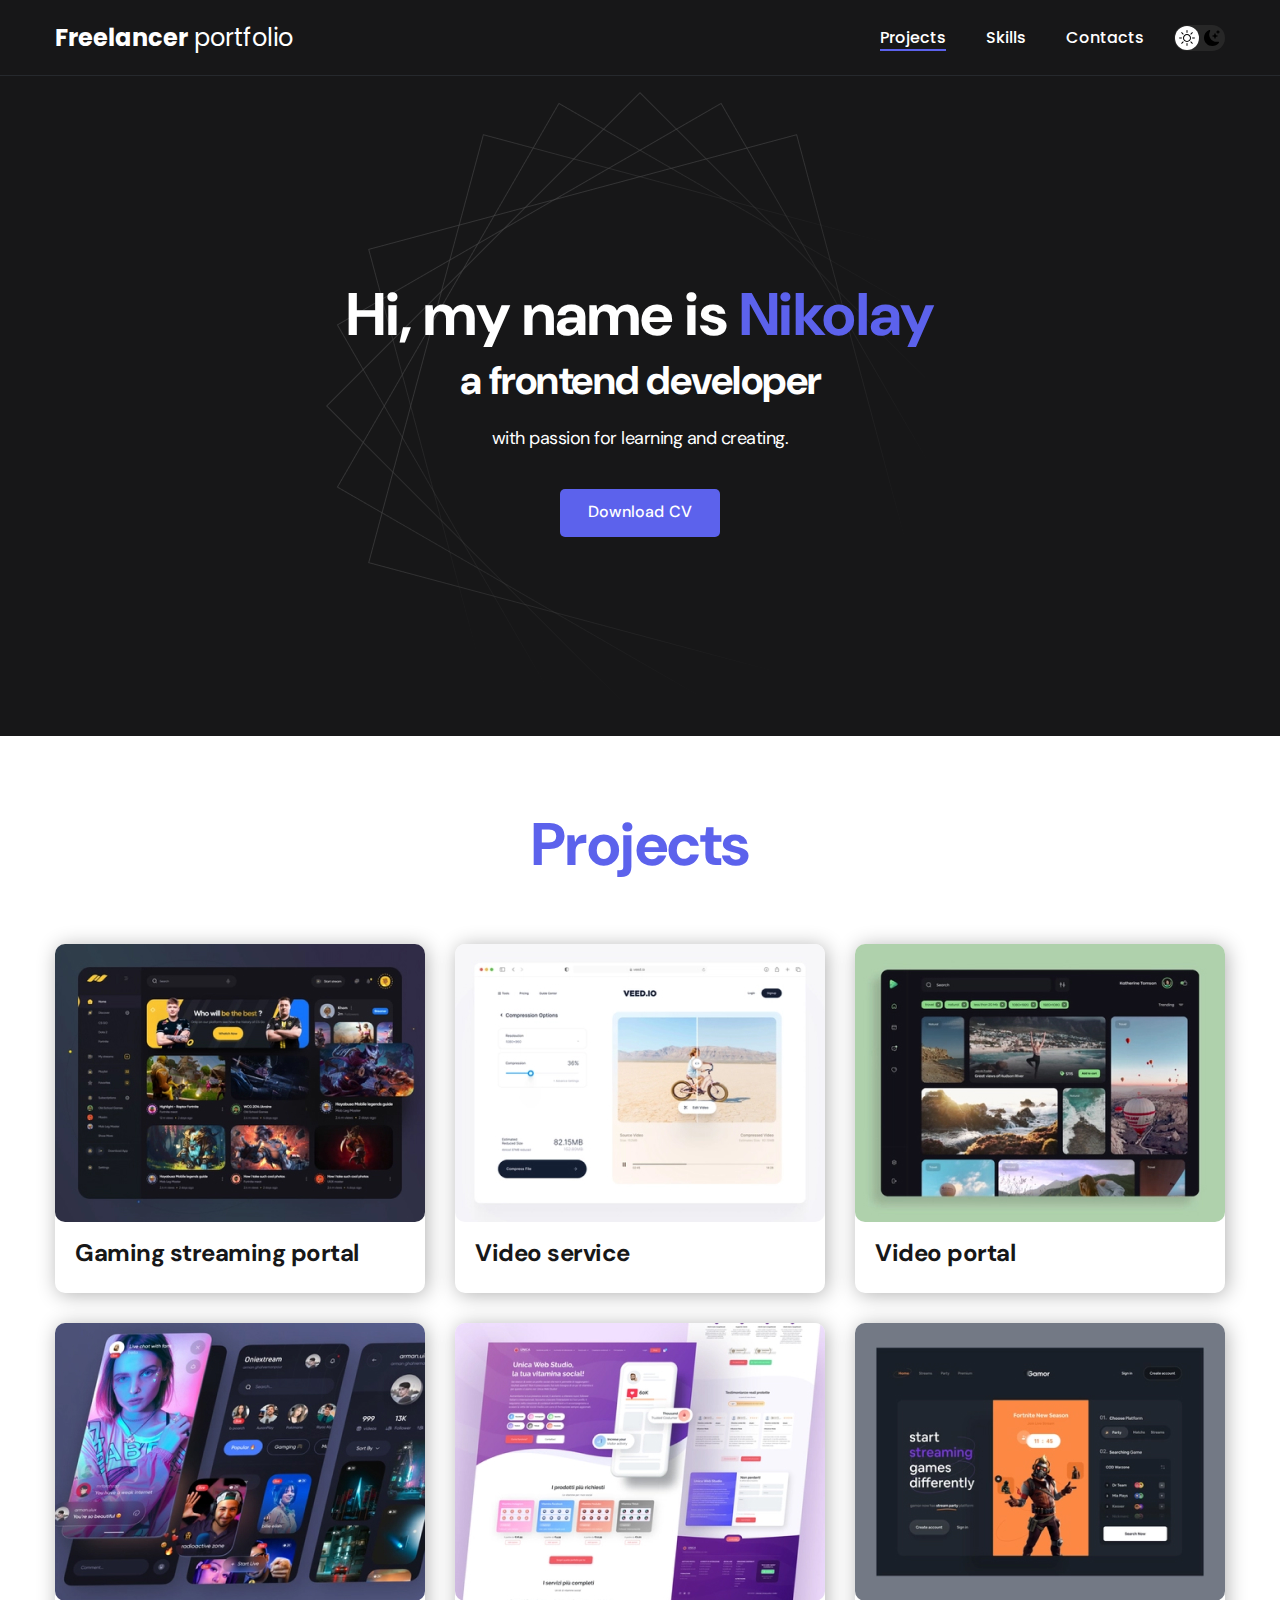
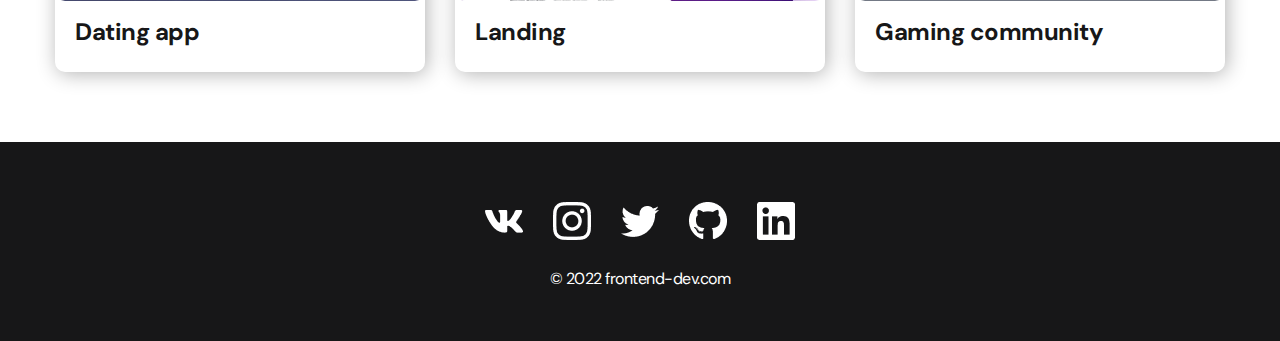
<file: index.html>
<!DOCTYPE html>
<html lang="en">
<head>
    <meta charset="UTF-8">
    <meta name="viewport" content="width=device-width, initial-scale=1.0">
    <title>Frilanser portfolio</title>
    <link rel="stylesheet" href="./css/main.css">
</head>
<body>
    <nav class="nav">
        <div class="container">
            <div class="nav-row">
                <a href="./index.html" class="logo"><strong>Freelancer</strong> portfolio</a>
                
                <button class="dark-mode-btn">
                    <img src="./img/sun.svg" alt="Light mode" class="dark-mode-btn__icon">
                    <img src="./img/moon.svg" alt="Dark mode" class="dark-mode-btn__icon">
                </button>
                <ul class="nav-list">
                    <li class="nav-list__item"><a href="./index.html" class="nav-list__link nav-list__link--active">Projects</a></li>
                    <li class="nav-list__item"><a href="./skills.html" class="nav-list__link">Skills</a></li>
                    <li class="nav-list__item"><a href="./contacts.html" class="nav-list__link">Contacts</a></li>
                </ul>
            </div>
        </div>
    </nav>

    <header class="header">
        <div class="header__wrapper">
            <h1 class="header__title">
                <strong>Hi, my name is <em>Nikolay</em></strong><br>
                a frontend developer
            </h1>
            <div class="headr__text">
                <p>with passion for learning and creating.</p>
            </div>
            <a href="#!" class="btn">Download CV</a>
        </div>
    </header>

    <main class="section">
        <div class="container">
            <h2 class="title-1">Projects</h2>
            <ul class="projects">
                <li class="project">
                    <a href="./project1-page.html">
                        <img src="./img/proects/01.jpg" alt="Project image" class="project__img">
                        <h3 class="project__title">Gaming streaming portal</h3>
                    </a>
                </li>
                <li class="project">
                    <a href="./project2-page.html">
                        <img src="./img/proects/02.jpg" alt="Project image" class="project__img">
                        <h3 class="project__title">Video service</h3>
                    </a>
                </li>
                <li class="project">
                    <img src="./img/proects/03.jpg" alt="Project image" class="project__img">
                    <h3 class="project__title">Video portal</h3>
                </li>
                <li class="project">
                    <img src="./img/proects/04.jpg" alt="Project image" class="project__img">
                    <h3 class="project__title">Dating app</h3>
                </li>
                <li class="project">
                    <img src="./img/proects/05.jpg" alt="Project image" class="project__img">
                    <h3 class="project__title">Landing</h3>
                </li>
                <li class="project">
                    <img src="./img/proects/06.jpg" alt="Project image" class="project__img">
                    <h3 class="project__title">Gaming community</h3>
                </li>
            </ul>
        </div>
    </main>

    <footer class="footer">
        <div class="container">
            <ul class="icons">
                <li class="icon">
                    <a href="#VK">
                        <img src="./img/icons/icon1.png" alt="" class="icons__icon">
                    </a>
                </li>
                <li class="icon">
                    <a href="#Instagram">
                        <img src="./img/icons/icon2.png" alt="" class="icons__icon">
                    </a>
                </li>
                <li class="icon">
                    <a href="#Twitter">
                        <img src="./img/icons/icon3.png" alt="" class="icons__icon">
                    </a>
                </li>
                <li class="icon">
                    <a href="#GitHub">
                        <img src="./img/icons/icon4.png" alt="" class="icons__icon">
                    </a>
                </li>
                <li class="icon">
                    <a href="#LinkedIn">
                        <img src="./img/icons/icon5.png" alt="" class="icons__icon">
                    </a>
                </li>
            </ul>
            <div class="footer-text">© 2022 frontend-dev.com</div>
        </div>
    </footer>
    <script src="./js/main.js"></script>
</body>
</html>
</file>
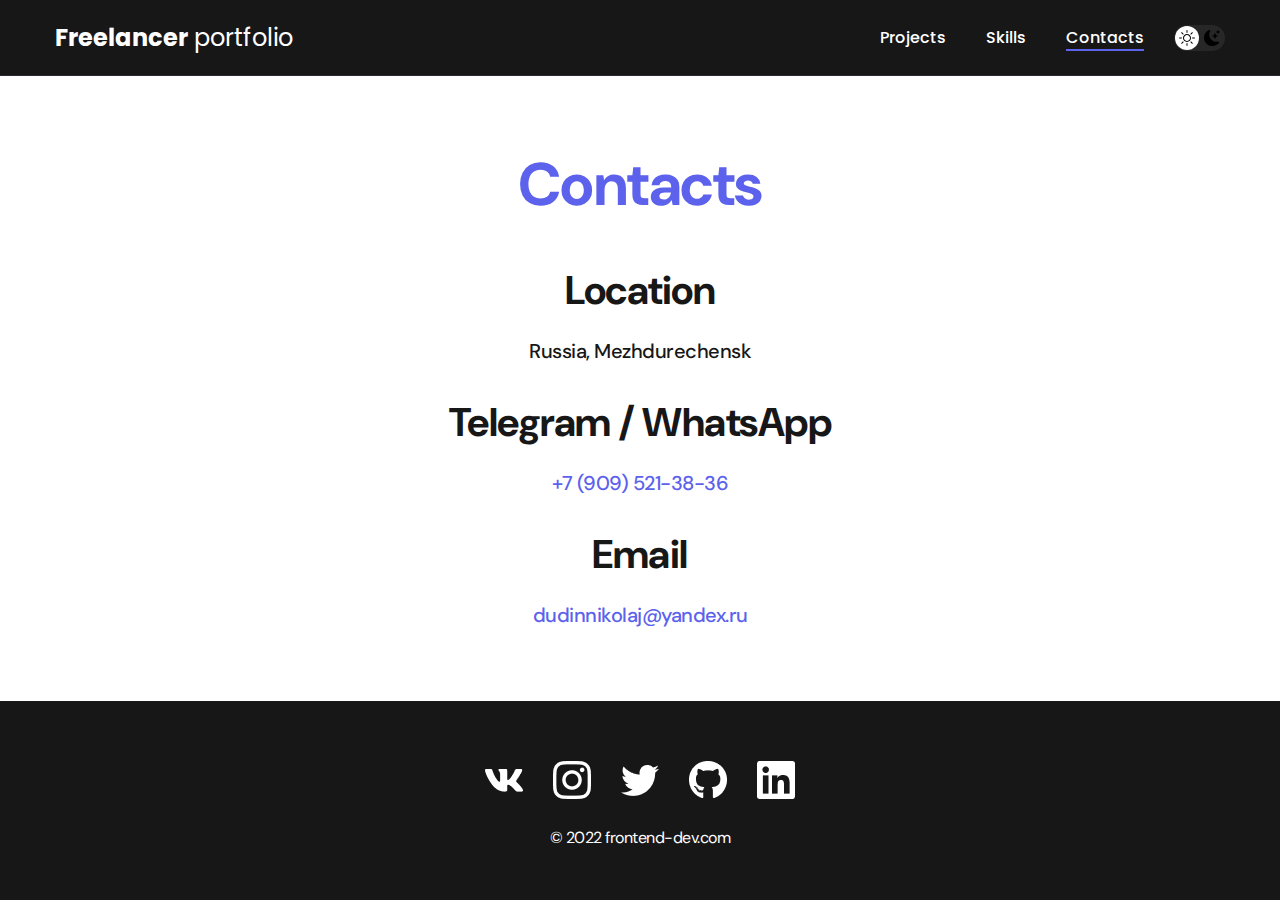
<file: contacts.html>
<!DOCTYPE html>
<html lang="en">
<head>
    <meta charset="UTF-8">
    <meta name="viewport" content="width=device-width, initial-scale=1.0">
    <title>Frilanser portfolio</title>
    <link rel="stylesheet" href="./css/main.css">
</head>
<body>
    <nav class="nav">
        <div class="container">
            <div class="nav-row">
                <a href="./index.html" class="logo"><strong>Freelancer</strong> portfolio</a>
                <button class="dark-mode-btn">
                    <img src="./img/sun.svg" alt="Light mode" class="dark-mode-btn__icon">
                    <img src="./img/moon.svg" alt="Dark mode" class="dark-mode-btn__icon">
                </button>
                <ul class="nav-list">
                    <li class="nav-list__item"><a href="./index.html" class="nav-list__link">Projects</a></li>
                    <li class="nav-list__item"><a href="./skills.html" class="nav-list__link">Skills</a></li>
                    <li class="nav-list__item"><a href="./contacts.html" class="nav-list__link nav-list__link--active">Contacts</a></li>
                </ul>
            </div>
        </div>
    </nav>


    <main class="section">
        <div class="container">
            <h2 class="title-1">Contacts</h2>
            <div class="skills-item">
                <h3>Location</h3>
                <p>Russia, Mezhdurechensk</p>
                <h3>Telegram / WhatsApp</h3>
                <p><a href="tel:+79095213836">+7 (909) 521-38-36</a></p>
                <h3>Email</h3>
                <a href="mailto:dudinnikolaj@yandex.ru" class="email">
                    dudinnikolaj@yandex.ru
                </a>
            </div>
        </div>
    </main>


    <footer class="footer">
        <div class="container">
            <ul class="icons">
                <li class="icon">
                    <a href="#VK">
                        <img src="./img/icons/icon1.png" alt="" class="icons__icon">
                    </a>
                </li>
                <li class="icon">
                    <a href="#Instagram">
                        <img src="./img/icons/icon2.png" alt="" class="icons__icon">
                    </a>
                </li>
                <li class="icon">
                    <a href="#Twitter">
                        <img src="./img/icons/icon3.png" alt="" class="icons__icon">
                    </a>
                </li>
                <li class="icon">
                    <a href="#GitHub">
                        <img src="./img/icons/icon4.png" alt="" class="icons__icon">
                    </a>
                </li>
                <li class="icon">
                    <a href="#LinkedIn">
                        <img src="./img/icons/icon5.png" alt="" class="icons__icon">
                    </a>
                </li>
            </ul>
            <div class="footer-text">© 2022 frontend-dev.com</div>
        </div>
    </footer>
    <script src="./js/main.js"></script>
</body>
</html>
</file>
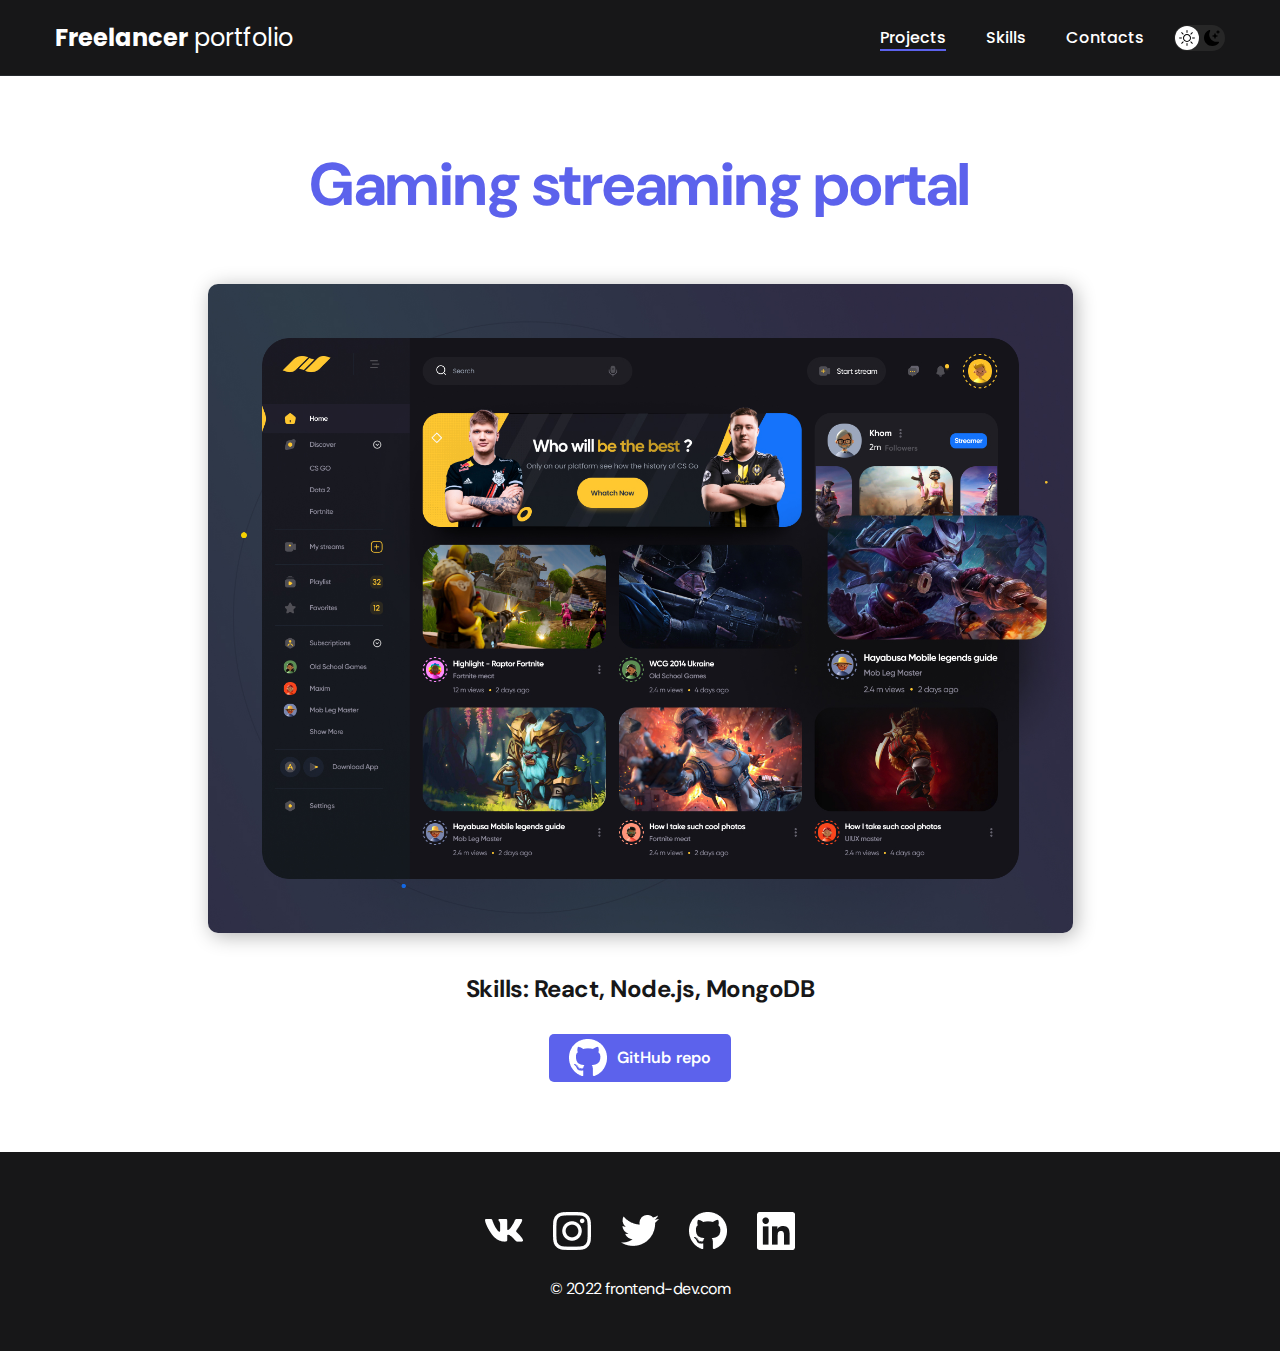
<file: project1-page.html>
<!DOCTYPE html>
<html lang="en">
<head>
    <meta charset="UTF-8">
    <meta name="viewport" content="width=device-width, initial-scale=1.0">
    <title>Frilanser portfolio</title>
    <link rel="stylesheet" href="./css/main.css">
</head>
<body>
    <nav class="nav">
        <div class="container">
            <div class="nav-row">
                <a href="./index.html" class="logo"><strong>Freelancer</strong> portfolio</a>
                <button class="dark-mode-btn">
                    <img src="./img/sun.svg" alt="Light mode" class="dark-mode-btn__icon">
                    <img src="./img/moon.svg" alt="Dark mode" class="dark-mode-btn__icon">
                </button>
                <ul class="nav-list">
                    <li class="nav-list__item"><a href="./index.html" class="nav-list__link nav-list__link--active">Projects</a></li>
                    <li class="nav-list__item"><a href="./skills.html" class="nav-list__link">Skills</a></li>
                    <li class="nav-list__item"><a href="./contacts.html" class="nav-list__link">Contacts</a></li>
                </ul>
            </div>
        </div>
    </nav>

    <main class="section">
        <div class="container">
            <div class="proect-details">
                <h1 class="title-1">Gaming streaming portal</h1>
                <img src="./img/proects/01-big.jpg" alt="Projects cover" class="project-details__cover">
                <div class="project-details__desk">
                    <p>Skills: React, Node.js, MongoDB</p>
                </div>
                <a href="#!" class="btn-outline">
                    <img src="./img/icons/icon4.png" alt="Icon GitHab repo">
                    GitHub repo
                </a>
            </div>
        </div>
    </main>

    <footer class="footer">
        <div class="container">
            <ul class="icons">
                <li class="icon">
                    <a href="#VK">
                        <img src="./img/icons/icon1.png" alt="" class="icons__icon">
                    </a>
                </li>
                <li class="icon">
                    <a href="#Instagram">
                        <img src="./img/icons/icon2.png" alt="" class="icons__icon">
                    </a>
                </li>
                <li class="icon">
                    <a href="#Twitter">
                        <img src="./img/icons/icon3.png" alt="" class="icons__icon">
                    </a>
                </li>
                <li class="icon">
                    <a href="#GitHub">
                        <img src="./img/icons/icon4.png" alt="" class="icons__icon">
                    </a>
                </li>
                <li class="icon">
                    <a href="#LinkedIn">
                        <img src="./img/icons/icon5.png" alt="" class="icons__icon">
                    </a>
                </li>
            </ul>
            <div class="footer-text">© 2022 frontend-dev.com</div>
        </div>
    </footer>
    <script src="./js/main.js"></script>
</body>
</html>
</file>
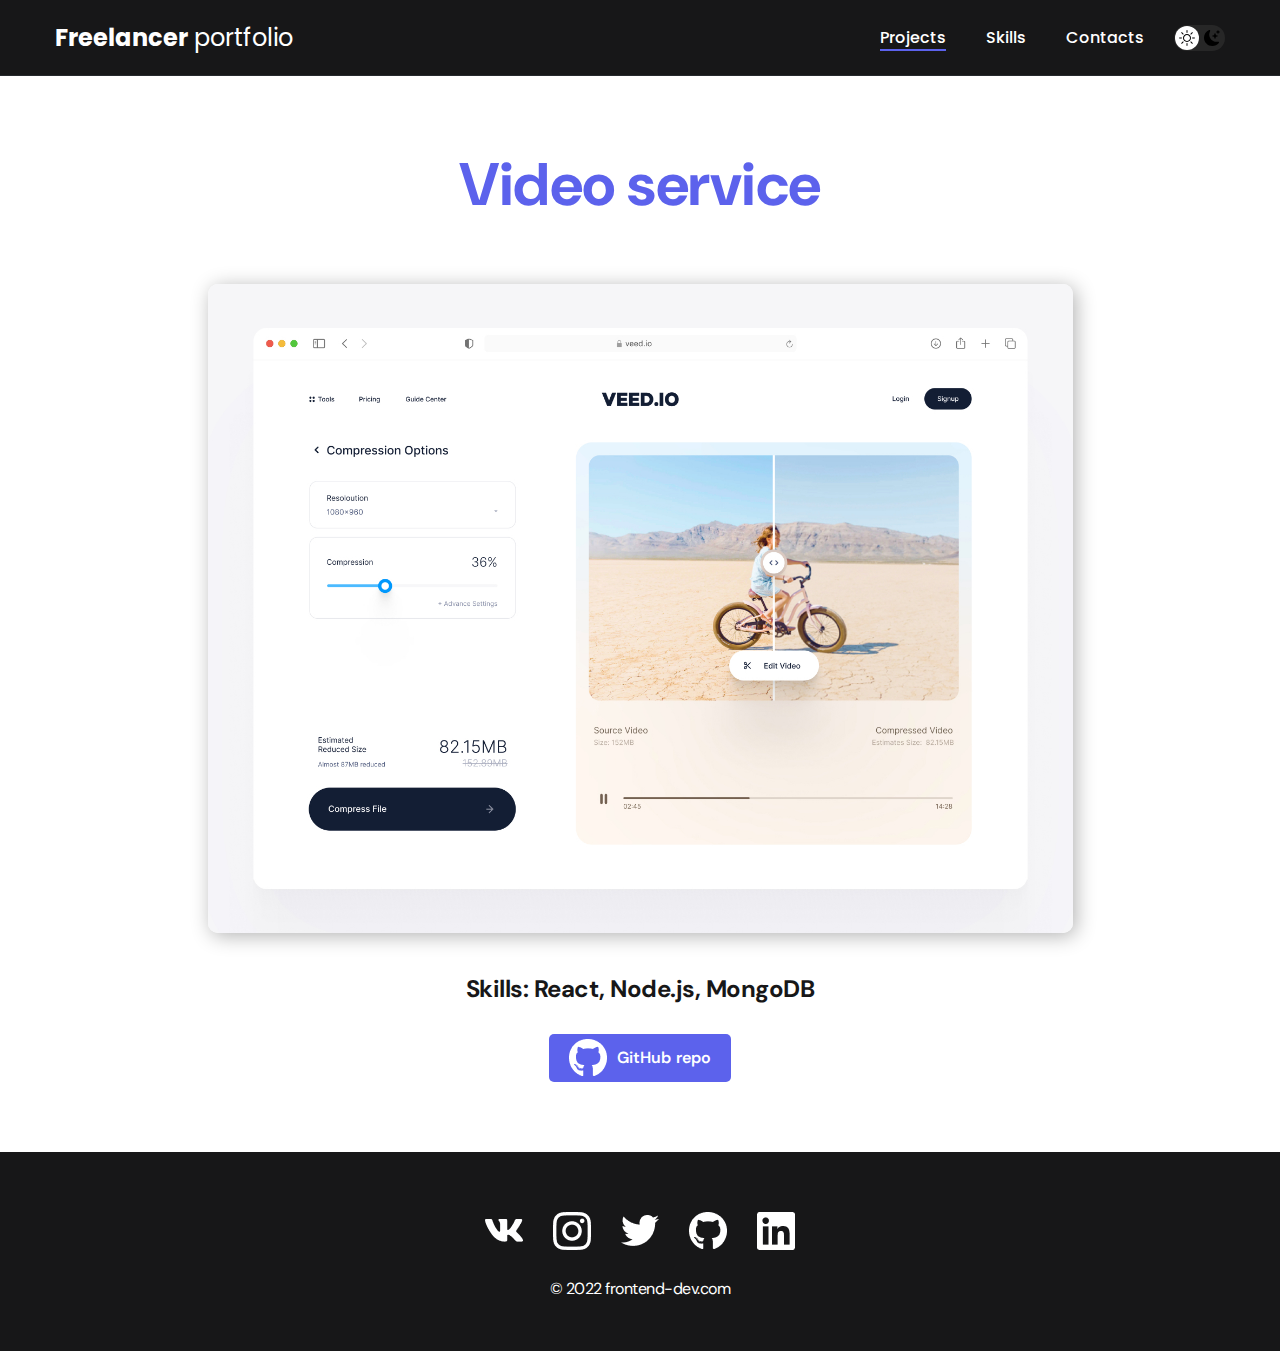
<file: project2-page.html>
<!DOCTYPE html>
<html lang="en">
<head>
    <meta charset="UTF-8">
    <meta name="viewport" content="width=device-width, initial-scale=1.0">
    <title>Frilanser portfolio</title>
    <link rel="stylesheet" href="./css/main.css">
</head>
<body>
    <nav class="nav">
        <div class="container">
            <div class="nav-row">
                <a href="./index.html" class="logo"><strong>Freelancer</strong> portfolio</a>
                <button class="dark-mode-btn">
                    <img src="./img/sun.svg" alt="Light mode" class="dark-mode-btn__icon">
                    <img src="./img/moon.svg" alt="Dark mode" class="dark-mode-btn__icon">
                </button>
                <ul class="nav-list">
                    <li class="nav-list__item"><a href="./index.html" class="nav-list__link nav-list__link--active">Projects</a></li>
                    <li class="nav-list__item"><a href="./skills.html" class="nav-list__link">Skills</a></li>
                    <li class="nav-list__item"><a href="./contacts.html" class="nav-list__link">Contacts</a></li>
                </ul>
            </div>
        </div>
    </nav>

    <main class="section">
        <div class="container">
            <div class="proect-details">
                <h1 class="title-1">Video service</h1>
                <img src="./img/proects/02-big.jpg" alt="Projects cover" class="project-details__cover">
                <div class="project-details__desk">
                    <p>Skills: React, Node.js, MongoDB</p>
                </div>
                <a href="#!" class="btn-outline">
                    <img src="./img/icons/icon4.png" alt="Icon GitHab repo">
                    GitHub repo
                </a>
            </div>
        </div>
    </main>

    <footer class="footer">
        <div class="container">
            <ul class="icons">
                <li class="icon">
                    <a href="#VK">
                        <img src="./img/icons/icon1.png" alt="" class="icons__icon">
                    </a>
                </li>
                <li class="icon">
                    <a href="#Instagram">
                        <img src="./img/icons/icon2.png" alt="" class="icons__icon">
                    </a>
                </li>
                <li class="icon">
                    <a href="#Twitter">
                        <img src="./img/icons/icon3.png" alt="" class="icons__icon">
                    </a>
                </li>
                <li class="icon">
                    <a href="#GitHub">
                        <img src="./img/icons/icon4.png" alt="" class="icons__icon">
                    </a>
                </li>
                <li class="icon">
                    <a href="#LinkedIn">
                        <img src="./img/icons/icon5.png" alt="" class="icons__icon">
                    </a>
                </li>
            </ul>
            <div class="footer-text">© 2022 frontend-dev.com</div>
        </div>
    </footer>
    <script src="./js/main.js"></script>
</body>
</html>
</file>
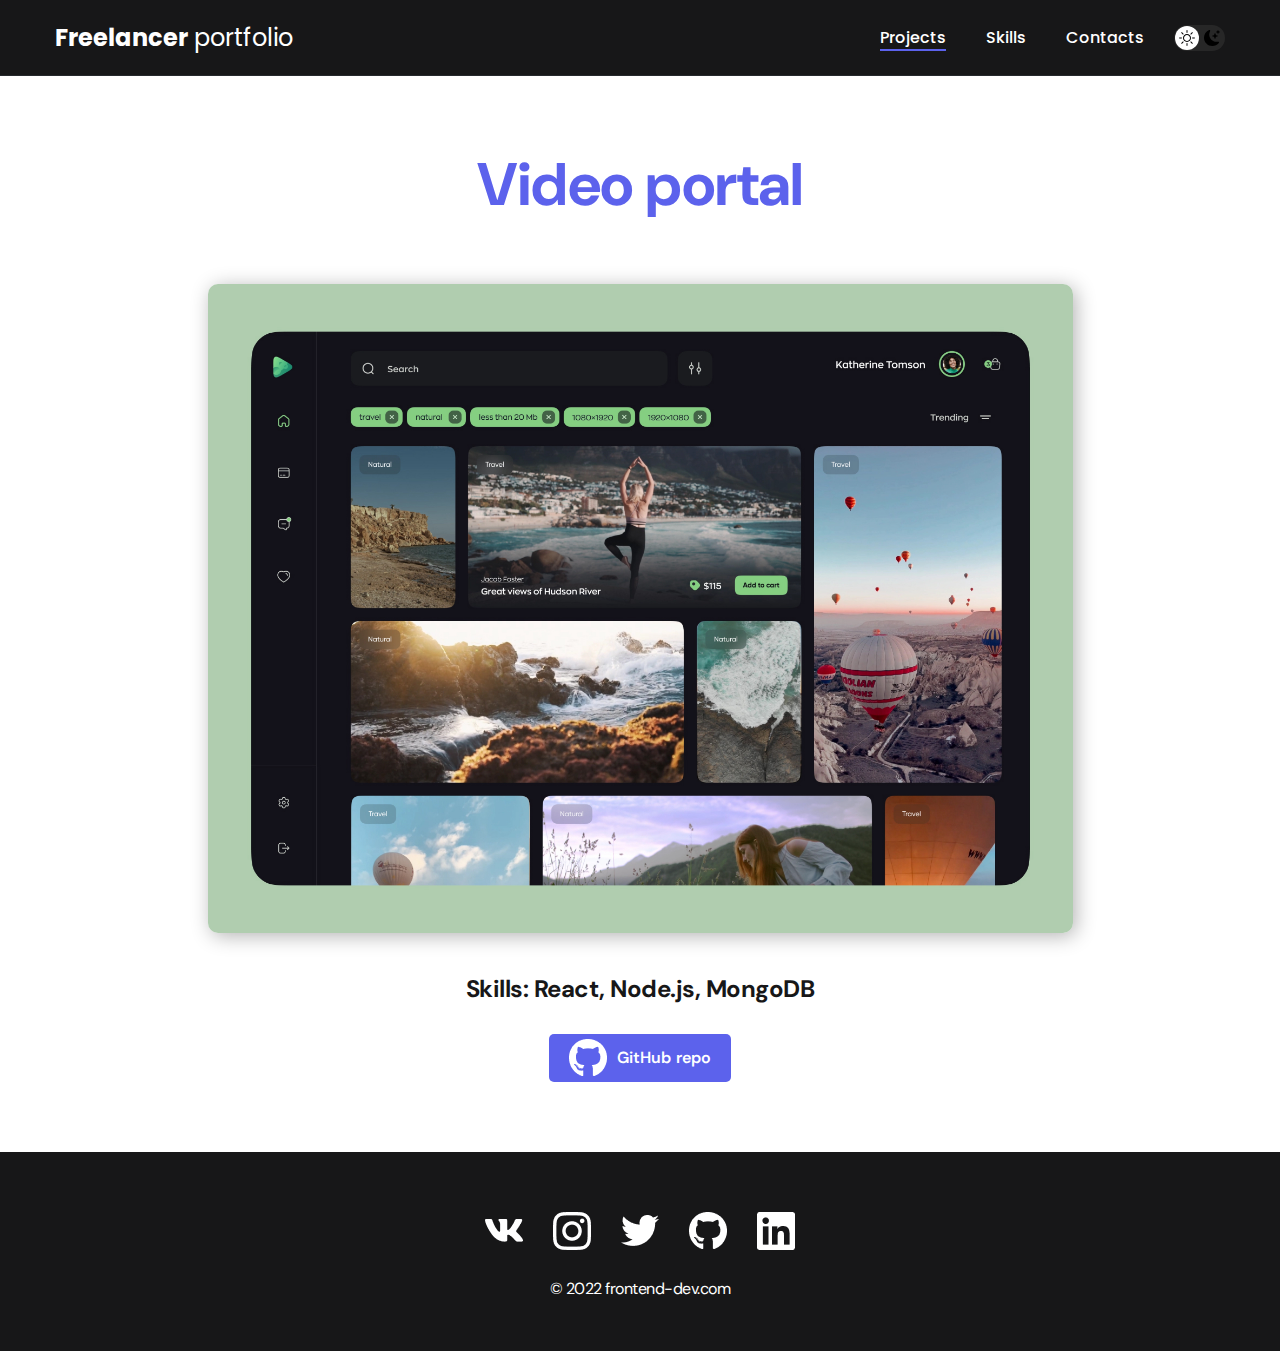
<file: project3-page.html>
<!DOCTYPE html>
<html lang="en">
<head>
    <meta charset="UTF-8">
    <meta name="viewport" content="width=device-width, initial-scale=1.0">
    <title>Frilanser portfolio</title>
    <link rel="stylesheet" href="./css/main.css">
</head>
<body>
    <nav class="nav">
        <div class="container">
            <div class="nav-row">
                <a href="./index.html" class="logo"><strong>Freelancer</strong> portfolio</a>
                <button class="dark-mode-btn">
                    <img src="./img/sun.svg" alt="Light mode" class="dark-mode-btn__icon">
                    <img src="./img/moon.svg" alt="Dark mode" class="dark-mode-btn__icon">
                </button>
                <ul class="nav-list">
                    <li class="nav-list__item"><a href="./index.html" class="nav-list__link nav-list__link--active">Projects</a></li>
                    <li class="nav-list__item"><a href="./skills.html" class="nav-list__link">Skills</a></li>
                    <li class="nav-list__item"><a href="./contacts.html" class="nav-list__link">Contacts</a></li>
                </ul>
            </div>
        </div>
    </nav>

    <main class="section">
        <div class="container">
            <div class="proect-details">
                <h1 class="title-1">Video portal</h1>
                <img src="./img/proects/03-big.jpg" alt="Projects cover" class="project-details__cover">
                <div class="project-details__desk">
                    <p>Skills: React, Node.js, MongoDB</p>
                </div>
                <a href="#!" class="btn-outline">
                    <img src="./img/icons/icon4.png" alt="Icon GitHab repo">
                    GitHub repo
                </a>
            </div>
        </div>
    </main>

    <footer class="footer">
        <div class="container">
            <ul class="icons">
                <li class="icon">
                    <a href="#VK">
                        <img src="./img/icons/icon1.png" alt="" class="icons__icon">
                    </a>
                </li>
                <li class="icon">
                    <a href="#Instagram">
                        <img src="./img/icons/icon2.png" alt="" class="icons__icon">
                    </a>
                </li>
                <li class="icon">
                    <a href="#Twitter">
                        <img src="./img/icons/icon3.png" alt="" class="icons__icon">
                    </a>
                </li>
                <li class="icon">
                    <a href="#GitHub">
                        <img src="./img/icons/icon4.png" alt="" class="icons__icon">
                    </a>
                </li>
                <li class="icon">
                    <a href="#LinkedIn">
                        <img src="./img/icons/icon5.png" alt="" class="icons__icon">
                    </a>
                </li>
            </ul>
            <div class="footer-text">© 2022 frontend-dev.com</div>
        </div>
    </footer>
    <script src="./js/main.js"></script>
</body>
</html>
</file>
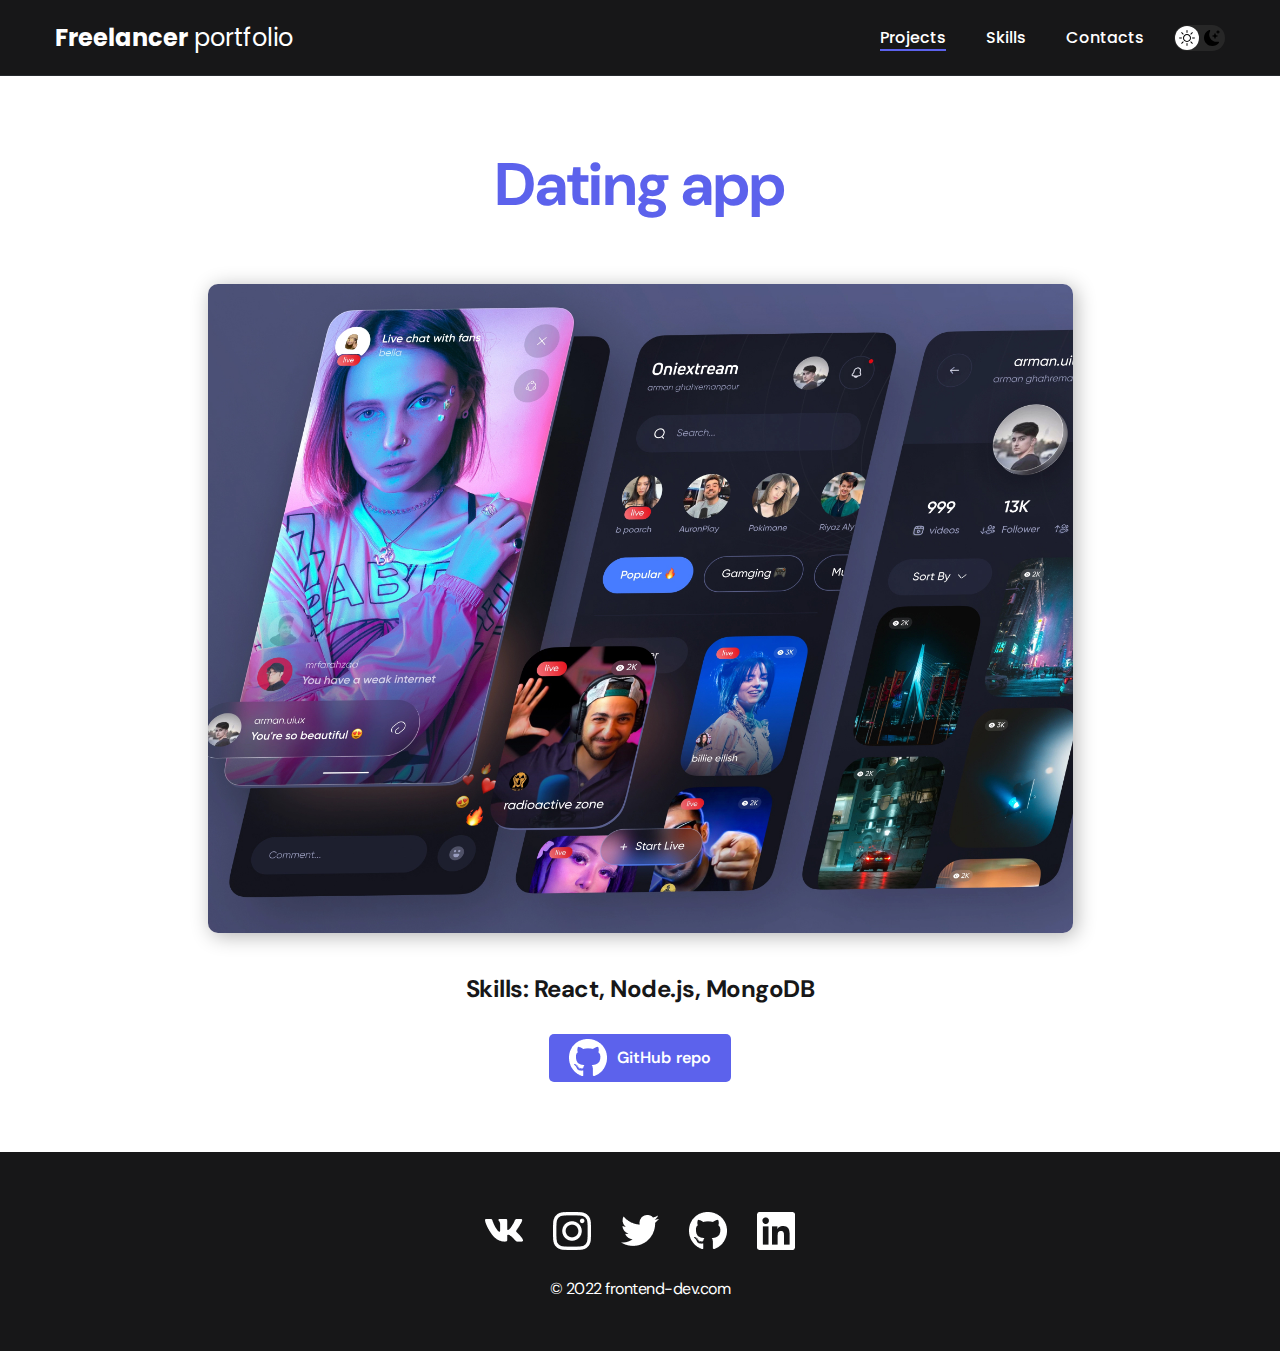
<file: project4-page.html>
<!DOCTYPE html>
<html lang="en">
<head>
    <meta charset="UTF-8">
    <meta name="viewport" content="width=device-width, initial-scale=1.0">
    <title>Frilanser portfolio</title>
    <link rel="stylesheet" href="./css/main.css">
</head>
<body>
    <nav class="nav">
        <div class="container">
            <div class="nav-row">
                <a href="./index.html" class="logo"><strong>Freelancer</strong> portfolio</a>
                <button class="dark-mode-btn">
                    <img src="./img/sun.svg" alt="Light mode" class="dark-mode-btn__icon">
                    <img src="./img/moon.svg" alt="Dark mode" class="dark-mode-btn__icon">
                </button>
                <ul class="nav-list">
                    <li class="nav-list__item"><a href="./index.html" class="nav-list__link nav-list__link--active">Projects</a></li>
                    <li class="nav-list__item"><a href="./skills.html" class="nav-list__link">Skills</a></li>
                    <li class="nav-list__item"><a href="./contacts.html" class="nav-list__link">Contacts</a></li>
                </ul>
            </div>
        </div>
    </nav>

    <main class="section">
        <div class="container">
            <div class="proect-details">
                <h1 class="title-1">Dating app</h1>
                <img src="./img/proects/04-big.jpg" alt="Projects cover" class="project-details__cover">
                <div class="project-details__desk">
                    <p>Skills: React, Node.js, MongoDB</p>
                </div>
                <a href="#!" class="btn-outline">
                    <img src="./img/icons/icon4.png" alt="Icon GitHab repo">
                    GitHub repo
                </a>
            </div>
        </div>
    </main>

    <footer class="footer">
        <div class="container">
            <ul class="icons">
                <li class="icon">
                    <a href="#VK">
                        <img src="./img/icons/icon1.png" alt="" class="icons__icon">
                    </a>
                </li>
                <li class="icon">
                    <a href="#Instagram">
                        <img src="./img/icons/icon2.png" alt="" class="icons__icon">
                    </a>
                </li>
                <li class="icon">
                    <a href="#Twitter">
                        <img src="./img/icons/icon3.png" alt="" class="icons__icon">
                    </a>
                </li>
                <li class="icon">
                    <a href="#GitHub">
                        <img src="./img/icons/icon4.png" alt="" class="icons__icon">
                    </a>
                </li>
                <li class="icon">
                    <a href="#LinkedIn">
                        <img src="./img/icons/icon5.png" alt="" class="icons__icon">
                    </a>
                </li>
            </ul>
            <div class="footer-text">© 2022 frontend-dev.com</div>
        </div>
    </footer>
    <script src="./js/main.js"></script>
</body>
</html>
</file>
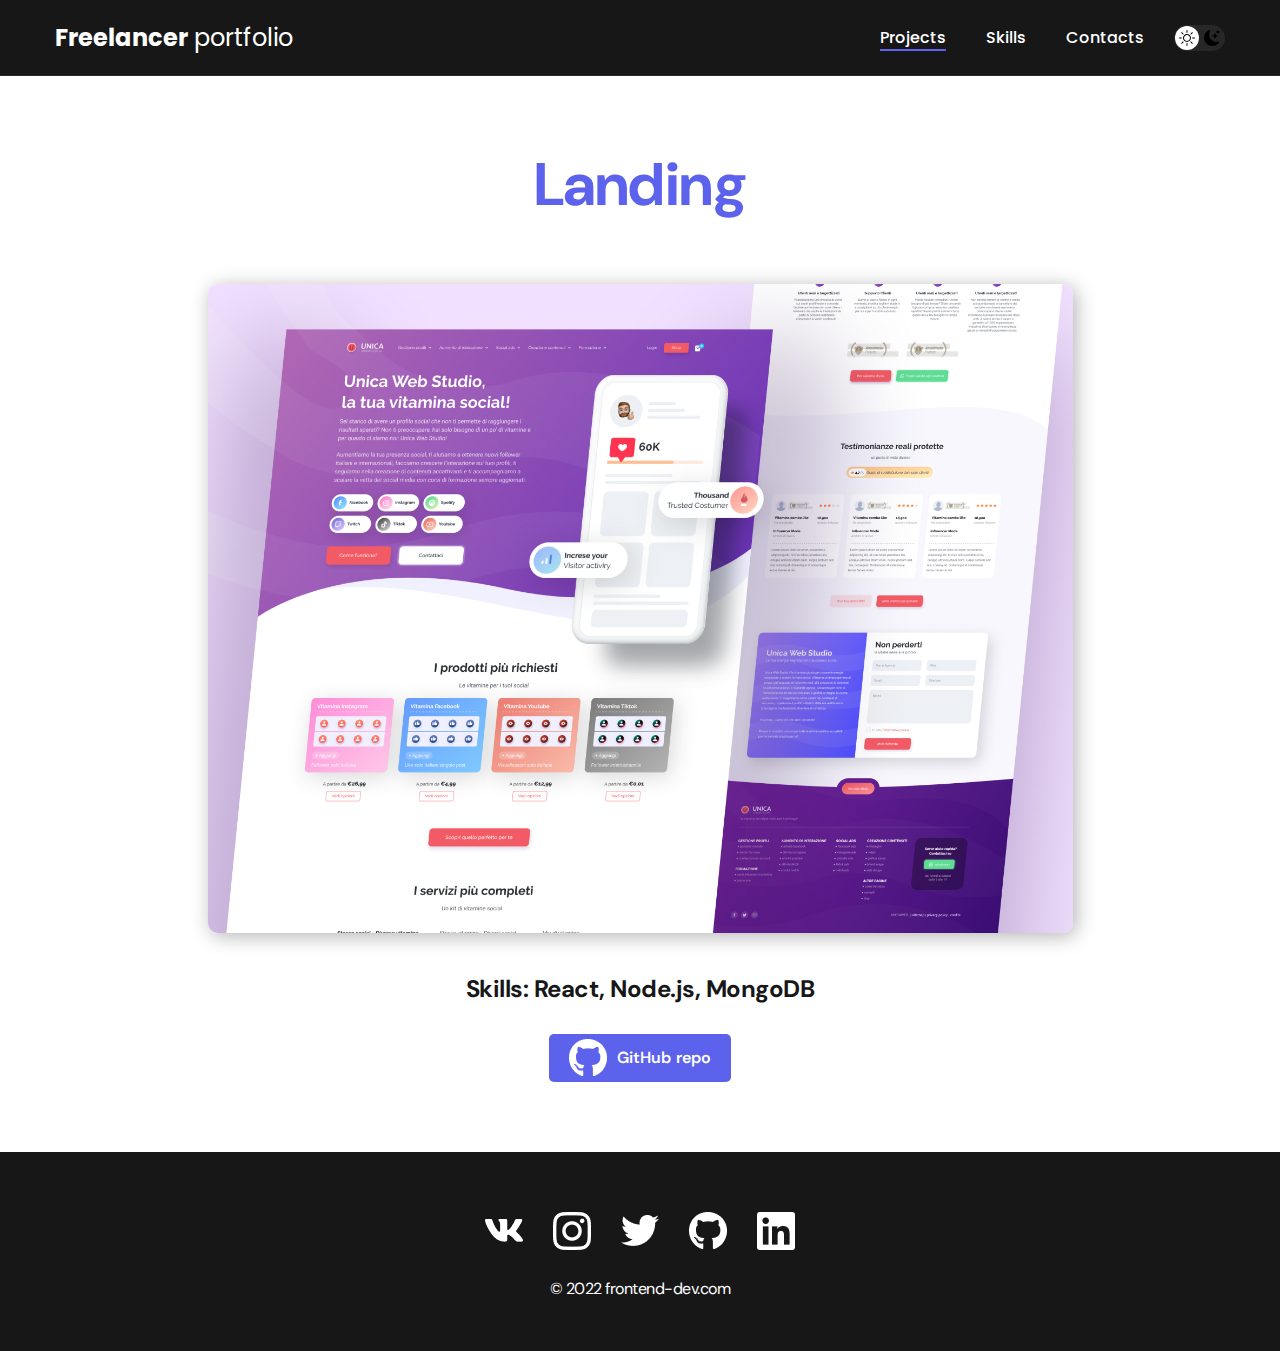
<file: project5-page.html>
<!DOCTYPE html>
<html lang="en">
<head>
    <meta charset="UTF-8">
    <meta name="viewport" content="width=device-width, initial-scale=1.0">
    <title>Frilanser portfolio</title>
    <link rel="stylesheet" href="./css/main.css">
</head>
<body>
    <nav class="nav">
        <div class="container">
            <div class="nav-row">
                <a href="./index.html" class="logo"><strong>Freelancer</strong> portfolio</a>
                <button class="dark-mode-btn">
                    <img src="./img/sun.svg" alt="Light mode" class="dark-mode-btn__icon">
                    <img src="./img/moon.svg" alt="Dark mode" class="dark-mode-btn__icon">
                </button>
                <ul class="nav-list">
                    <li class="nav-list__item"><a href="./index.html" class="nav-list__link nav-list__link--active">Projects</a></li>
                    <li class="nav-list__item"><a href="./skills.html" class="nav-list__link">Skills</a></li>
                    <li class="nav-list__item"><a href="./contacts.html" class="nav-list__link">Contacts</a></li>
                </ul>
            </div>
        </div>
    </nav>

    <main class="section">
        <div class="container">
            <div class="proect-details">
                <h1 class="title-1">Landing</h1>
                <img src="./img/proects/05-big.jpg" alt="Projects cover" class="project-details__cover">
                <div class="project-details__desk">
                    <p>Skills: React, Node.js, MongoDB</p>
                </div>
                <a href="#!" class="btn-outline">
                    <img src="./img/icons/icon4.png" alt="Icon GitHab repo">
                    GitHub repo
                </a>
            </div>
        </div>
    </main>

    <footer class="footer">
        <div class="container">
            <ul class="icons">
                <li class="icon">
                    <a href="#VK">
                        <img src="./img/icons/icon1.png" alt="" class="icons__icon">
                    </a>
                </li>
                <li class="icon">
                    <a href="#Instagram">
                        <img src="./img/icons/icon2.png" alt="" class="icons__icon">
                    </a>
                </li>
                <li class="icon">
                    <a href="#Twitter">
                        <img src="./img/icons/icon3.png" alt="" class="icons__icon">
                    </a>
                </li>
                <li class="icon">
                    <a href="#GitHub">
                        <img src="./img/icons/icon4.png" alt="" class="icons__icon">
                    </a>
                </li>
                <li class="icon">
                    <a href="#LinkedIn">
                        <img src="./img/icons/icon5.png" alt="" class="icons__icon">
                    </a>
                </li>
            </ul>
            <div class="footer-text">© 2022 frontend-dev.com</div>
        </div>
    </footer>
    <script src="./js/main.js"></script>
</body>
</html>
</file>
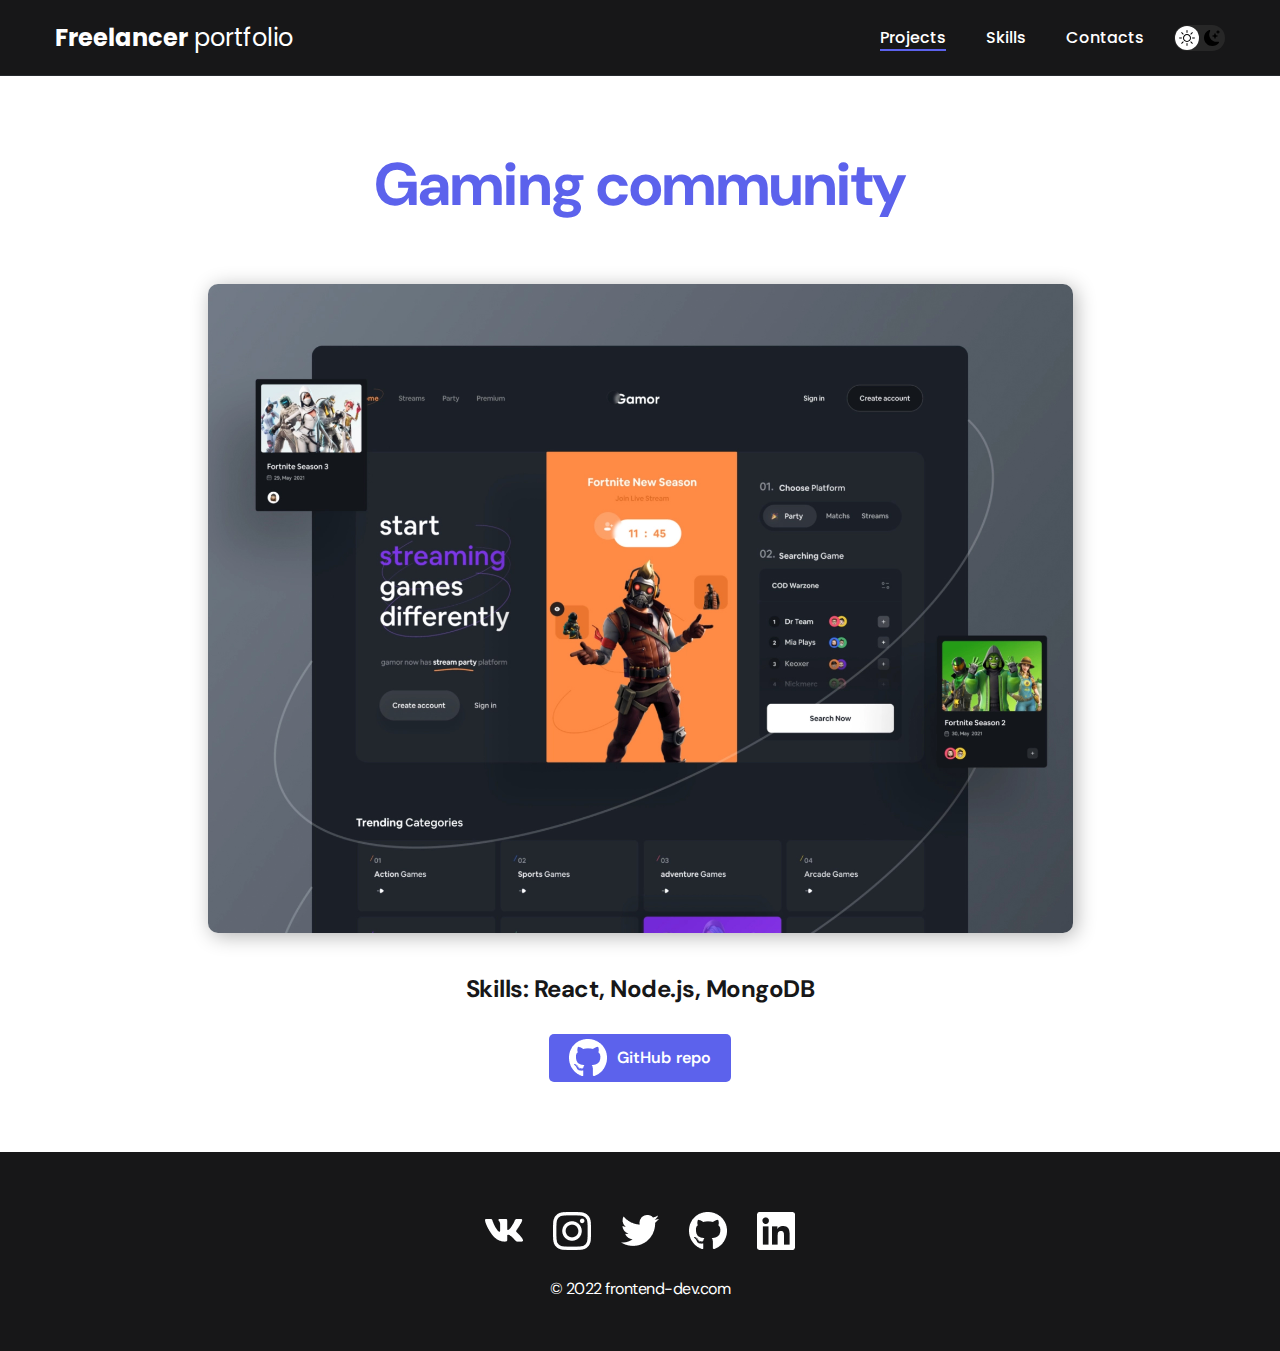
<file: project6-page.html>
<!DOCTYPE html>
<html lang="en">
<head>
    <meta charset="UTF-8">
    <meta name="viewport" content="width=device-width, initial-scale=1.0">
    <title>Frilanser portfolio</title>
    <link rel="stylesheet" href="./css/main.css">
</head>
<body>
    <nav class="nav">
        <div class="container">
            <div class="nav-row">
                <a href="./index.html" class="logo"><strong>Freelancer</strong> portfolio</a>
                <button class="dark-mode-btn">
                    <img src="./img/sun.svg" alt="Light mode" class="dark-mode-btn__icon">
                    <img src="./img/moon.svg" alt="Dark mode" class="dark-mode-btn__icon">
                </button>
                <ul class="nav-list">
                    <li class="nav-list__item"><a href="./index.html" class="nav-list__link nav-list__link--active">Projects</a></li>
                    <li class="nav-list__item"><a href="./skills.html" class="nav-list__link">Skills</a></li>
                    <li class="nav-list__item"><a href="./contacts.html" class="nav-list__link">Contacts</a></li>
                </ul>
            </div>
        </div>
    </nav>

    <main class="section">
        <div class="container">
            <div class="proect-details">
                <h1 class="title-1">Gaming community</h1>
                <img src="./img/proects/06-big.jpg" alt="Projects cover" class="project-details__cover">
                <div class="project-details__desk">
                    <p>Skills: React, Node.js, MongoDB</p>
                </div>
                <a href="#!" class="btn-outline">
                    <img src="./img/icons/icon4.png" alt="Icon GitHab repo">
                    GitHub repo
                </a>
            </div>
        </div>
    </main>

    <footer class="footer">
        <div class="container">
            <ul class="icons">
                <li class="icon">
                    <a href="#VK">
                        <img src="./img/icons/icon1.png" alt="" class="icons__icon">
                    </a>
                </li>
                <li class="icon">
                    <a href="#Instagram">
                        <img src="./img/icons/icon2.png" alt="" class="icons__icon">
                    </a>
                </li>
                <li class="icon">
                    <a href="#Twitter">
                        <img src="./img/icons/icon3.png" alt="" class="icons__icon">
                    </a>
                </li>
                <li class="icon">
                    <a href="#GitHub">
                        <img src="./img/icons/icon4.png" alt="" class="icons__icon">
                    </a>
                </li>
                <li class="icon">
                    <a href="#LinkedIn">
                        <img src="./img/icons/icon5.png" alt="" class="icons__icon">
                    </a>
                </li>
            </ul>
            <div class="footer-text">© 2022 frontend-dev.com</div>
        </div>
    </footer>
    <script src="./js/main.js"></script>
</body>
</html>
</file>
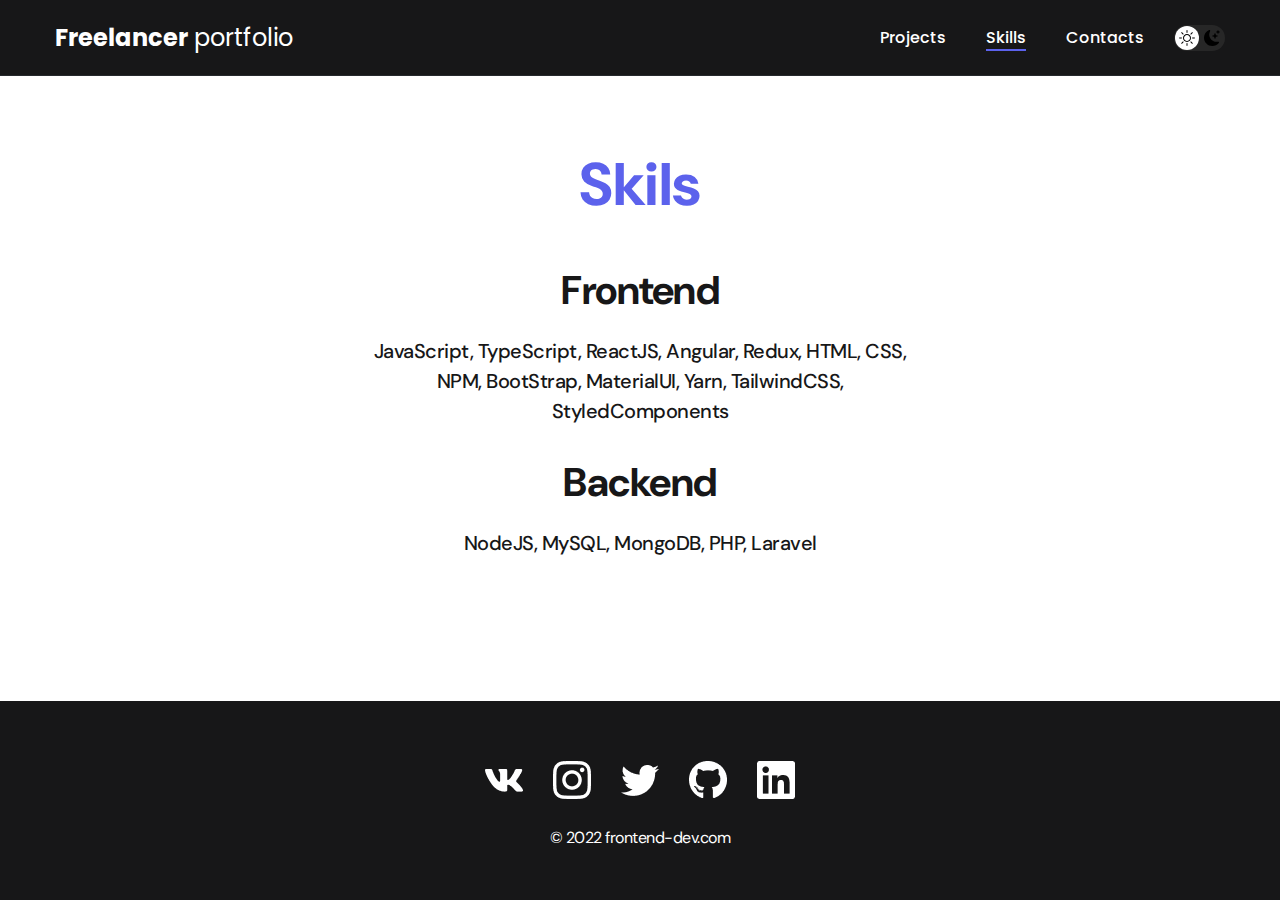
<file: skills.html>
<!DOCTYPE html>
<html lang="en">
<head>
    <meta charset="UTF-8">
    <meta name="viewport" content="width=device-width, initial-scale=1.0">
    <title>Frilanser portfolio</title>
    <link rel="stylesheet" href="./css/main.css">
</head>
<body>
    <nav class="nav">
        <div class="container">
            <div class="nav-row">
                <a href="./index.html" class="logo"><strong>Freelancer</strong> portfolio</a>
                <button class="dark-mode-btn">
                    <img src="./img/sun.svg" alt="Light mode" class="dark-mode-btn__icon">
                    <img src="./img/moon.svg" alt="Dark mode" class="dark-mode-btn__icon">
                </button>
                <ul class="nav-list">
                    <li class="nav-list__item"><a href="./index.html" class="nav-list__link ">Projects</a></li>
                    <li class="nav-list__item"><a href="./skills.html" class="nav-list__link nav-list__link--active">Skills</a></li>
                    <li class="nav-list__item"><a href="./contacts.html" class="nav-list__link">Contacts</a></li>
                </ul>
            </div>
        </div>
    </nav>


    <main class="section">
        <div class="container">
            <h2 class="title-1">Skils</h2>
            <div class="skills-item">
                <h3>Frontend</h3>
                <p>JavaScript, TypeScript, ReactJS, Angular, Redux, HTML, CSS, NPM, BootStrap, MaterialUI, Yarn, TailwindCSS, StyledComponents</p>
                <h3>Backend</h3>
                <p>NodeJS, MySQL, MongoDB, PHP, Laravel</p>
            </div>
        </div>
    </main>


    <footer class="footer">
        <div class="container">
            <ul class="icons">
                <li class="icon">
                    <a href="#VK">
                        <img src="./img/icons/icon1.png" alt="" class="icons__icon">
                    </a>
                </li>
                <li class="icon">
                    <a href="#Instagram">
                        <img src="./img/icons/icon2.png" alt="" class="icons__icon">
                    </a>
                </li>
                <li class="icon">
                    <a href="#Twitter">
                        <img src="./img/icons/icon3.png" alt="" class="icons__icon">
                    </a>
                </li>
                <li class="icon">
                    <a href="#GitHub">
                        <img src="./img/icons/icon4.png" alt="" class="icons__icon">
                    </a>
                </li>
                <li class="icon">
                    <a href="#LinkedIn">
                        <img src="./img/icons/icon5.png" alt="" class="icons__icon">
                    </a>
                </li>
            </ul>
            <div class="footer-text">© 2022 frontend-dev.com</div>
        </div>
    </footer>
    <script src="./js/main.js"></script>
</body>
</html>
</file>
<file: css/main.css>
@import "./reset.css";
@import url('https://fonts.googleapis.com/css2?family=DM+Sans:ital,opsz,wght@0,9..40,100..1000;1,9..40,100..1000&family=Poppins:wght@400;500;700&display=swap');


/*
.poppins-regular {
  font-family: "Poppins", sans-serif;
  font-weight: 400;
  font-style: normal;
}

.poppins-medium {
  font-family: "Poppins", sans-serif;
  font-weight: 500;
  font-style: normal;
}

.poppins-bold {
  font-family: "Poppins", sans-serif;
  font-weight: 700;
  font-style: normal;
}
*/

/*
// <uniquifier>: Use a unique and descriptive class name
// <weight>: Use a value from 100 to 1000

.dm-sans-<uniquifier> {
  font-family: "DM Sans", sans-serif;
  font-optical-sizing: auto;
  font-weight: <weight>;
  font-style: normal;
}
*/


/*
* {
    border: 1px solid red;
}
*/

:root {
    --black: #171718;
    --black-border: #26292D;
    --white: #fff;
    --purple: #5C62EC;
    --dark-bg:var(--black-border);

    --header-bg:var(--black);
    --footer-bg:var(--black);
    --dark-border:var(--black-border);
    --header-text:var(--white);
    --accent:var(--purple);

    --shadow-light: rgba(0, 0, 0, 0.9);
    --shadow-dark: rgba(0, 0, 0, 0.3);

    /* Light mode */

    --page-bg:var(--white);
    --text-color:var(--black);
    --shadow-color:var(--shadow-dark);

}


.dark {

    /* Dark mode */

    --page-bg:var(--dark-bg);
    --text-color:var(--white);
    --shadow-color: var(--shadow-light);

}

html, body {

    display: flex;
    flex-direction: column;
    min-height: 100vh;
    min-width: 320px;

    font-family: "DM Sans", sans-serif;
    letter-spacing: -0.5px;
    
    /* Light mode */
    background-color: var(--page-bg);
    color: var(--text-color);
}

.container {
    margin: 0 auto;
    padding: 0 15px;
    max-width: 1200px;
}

.title-1 {
    flex-basis: 100%;
    margin-bottom: 60px;
    font-size: 60px;
    font-weight: 700;
    line-height: 1.3;
    color: var(--accent);
    text-align: center;
    
}


/* Nav */

.nav {
    padding: 20px 0;
    border-bottom: 1px solid var(--dark-border);
    background-color: var(--header-bg);
    color: #fff;
    letter-spacing: normal;
}

.nav-row {
    display: flex;
    justify-content: flex-end;
    align-items: center;
    column-gap: 30px;
    row-gap: 20px;
    flex-wrap: wrap;
}

.logo {
    margin-right: auto;
    color: var(--header-text);
    font-family: "Poppins", sans-serif;
    font-size: 24px;
}

.logo strong {
    font-weight: 700;
}

.nav-list {
    display: flex;
    align-items: center;
    font-family: "Poppins", sans-serif;
    column-gap: 40px;
    font-size: 16px;
    font-weight: 500;
}


.nav-list__link {
    color: var(--header-text);
    transition: opacity 0.2s ease-in;
}

.nav-list__link:hover {
    opacity: 0.6;
}

.nav-list__link--active {
    position: relative;
}

.nav-list__link--active::before {
    content: "";

    position: absolute;
    left: 0;
    top: 100%;
    display: block;
    height: 2px;
    width: 100%;
    background-color: var(--accent);
}

/* Dark mode btn */

.dark-mode-btn {
    order: 9;
    position: relative;
    display: flex;
    justify-content: space-between;
    width: 51px;
    height: 26px;
    padding: 5px;

    border-radius: 50px;
    background-color: #272727;
}

.dark-mode-btn::before {
    content: "";
    position: absolute;
    top: 1px;
    left: 1px;
    display: block;
    width: 24px;
    height: 24px;
    border-radius: 50%;
    background-color: var(--white);

    transition: left 0.2s ease-in;
}

.dark-mode-btn__icon {
    position: relative;
    z-index: 9;
}

.dark-mode-btn--active::before {
    left: 26px;
}

/* Header */

.header {
    padding: 40px 0;
    min-height: 660px;
    display: flex;
    justify-content: center;
    align-items: center;

    background-color: var(--header-bg);
    background-image: url('./../img/Abstract.png');
    background-repeat: no-repeat;
    background-size: auto;
    background-position: center center;
    color:var(--header-text);
    text-align: center;
}

.header__wrapper {
    padding: 0 15px;
    max-width: 660px;

}

.header__title {
    margin-bottom: 20px;
    font-size: 40px;
    font-weight: 700;
}

.header__title strong {
    font-size: 60px;
    font-weight: 700;
}

.header__title em {
    font-style: normal;
    color: var(--accent);
}

.headr__text {
    margin-bottom: 40px;
    font-size: 18px;
    line-height: 1.333;
}

.headr__text p + p {
    margin-top: 1em;
}

/* Button */

.btn {
    display: inline-block;
    height: 48px;
    padding: 12px 28px;

    border-radius: 5px;
    background-color: var(--accent);
    color: var(--white);
    letter-spacing: 0.15px;
    font-size: 16px;
    font-weight: 500;

    transition: opacity 0.2s ease-in;
}

.btn:hover {
    opacity: 0.6;
}

.btn:active {
    position: relative;
    top:  1px;
}

/* Btn-outline */

.btn-outline {
    display: flex;
    column-gap: 10px;
    align-items: center;

    height: 48px;
    font-weight: 600;
    font-size: 16px;
    letter-spacing: 0.15px;
    color: var(--white);

    background-color:var(--accent);
    /*border: 1px solid var(--text-color);*/
    border-radius: 5px;
    padding: 12px 20px;
    
    transition: opacity 0.2s ease-in;
}

.btn-outline:hover {
    opacity: 0.6;
}

.btn-outline:active {
    position: relative;
    top:  1px;
}


/* Main */

.section {
    padding: 70px 0;
    background-color: var(--page-bg);
}

/* Projects */

.projects {
    display: flex;
    flex-wrap: wrap;
    column-gap: 30px;
    row-gap: 30px;
    justify-content: center;
    align-items: center;
}

.project {
    min-width: 320px;
    background-color:var(--page-bg);
    box-shadow: 2px 2px 20px var(--shadow-color);
    border-radius: 10px;
}

.project__img {
    border-radius: 10px;
}

.project__title {
    padding: 15px 20px 25px;
    font-size: 24px;
    font-weight: 700;
    line-height: 1.3;
    color: var(--text-color);
}

/* Project-details */

.proect-details {
    margin: 0 auto;
    max-width: 865px;

    display: flex;
    flex-direction: column;
    align-items: center;
}

.project-details__cover {
    min-width: 100%;
    margin-bottom: 40px;
    box-shadow: 3px 3px 20px var(--shadow-color);
    border-radius: 10px;
}

.project-details__desk {
    font-size: 24px;
    font-weight: 700;
    line-height: 1.3;
    color: var(--text-color);
    text-align: center;
    margin-bottom: 30px;
}


/* Skills */

.skills-item {
    margin-top: -20px;
    display: flex;
    flex-direction: column;
    justify-content: start;
    align-items: center;
    text-align: center;
    max-width: 660px;
    min-width: 100%;
}

.skills-item h3 {
    padding-bottom: 20px;
    font-size: 40px;
    font-weight: 700;
    line-height: 1.3;
}

.skills-item p {
    max-width: 555px;
    padding-bottom: 30px;
    font-size: 20px;
    font-weight: 500;
    line-height: 1.5;
}

.skills-item a {
    color: var(--accent);
}


/* Contacts */ 


.email {
    font-size: 20px;
    font-weight: 500;
    line-height: 1.5;
    color: var(--accent);
}


/* Footer */

.footer {
    padding: 60px 0 50px;
    background-color: var(--footer-bg);
    color: var(--white);
    letter-spacing: normal;
    text-align: center;
    margin-top: auto;
}

.icons {
    display: flex;
    flex-wrap: wrap;
    column-gap: 30px;
    row-gap: 30px;
    justify-content: center;
    align-items: center;
    margin-bottom: 27px;
}

.icon {
    transition: opacity 0.5s ease-in;
}

.icons__icon:hover {
    opacity: 0.6;
}

.footer-text {
    font-size: 16px;
    line-height: 1.5;
    letter-spacing: -0.5px;
}


@media (max-width: 636px) {
    .header {
        min-height: 400px;
    }

    .section {
        padding: 30px 0;
    }
    
    .header__title {
        font-size: 30px;
    }

    .header__title strong {
        font-size: 40px;
    }

    .title-1 {
        font-size: 40px;
        margin-bottom: 30px;
    }

    .skills-item h3 {
        font-size: 26px;
    }

    .skills-item p {
        font-size: 16px;
    }

    .email {
        font-size: 16px;
    }

    .icons {
        column-gap: 15px;
    }

    .dark-mode-btn {
        order: unset; 
    }

}

@media (max-width: 350px) {
    .logo {
        font-size: 21px;
    }
   
}
</file>
